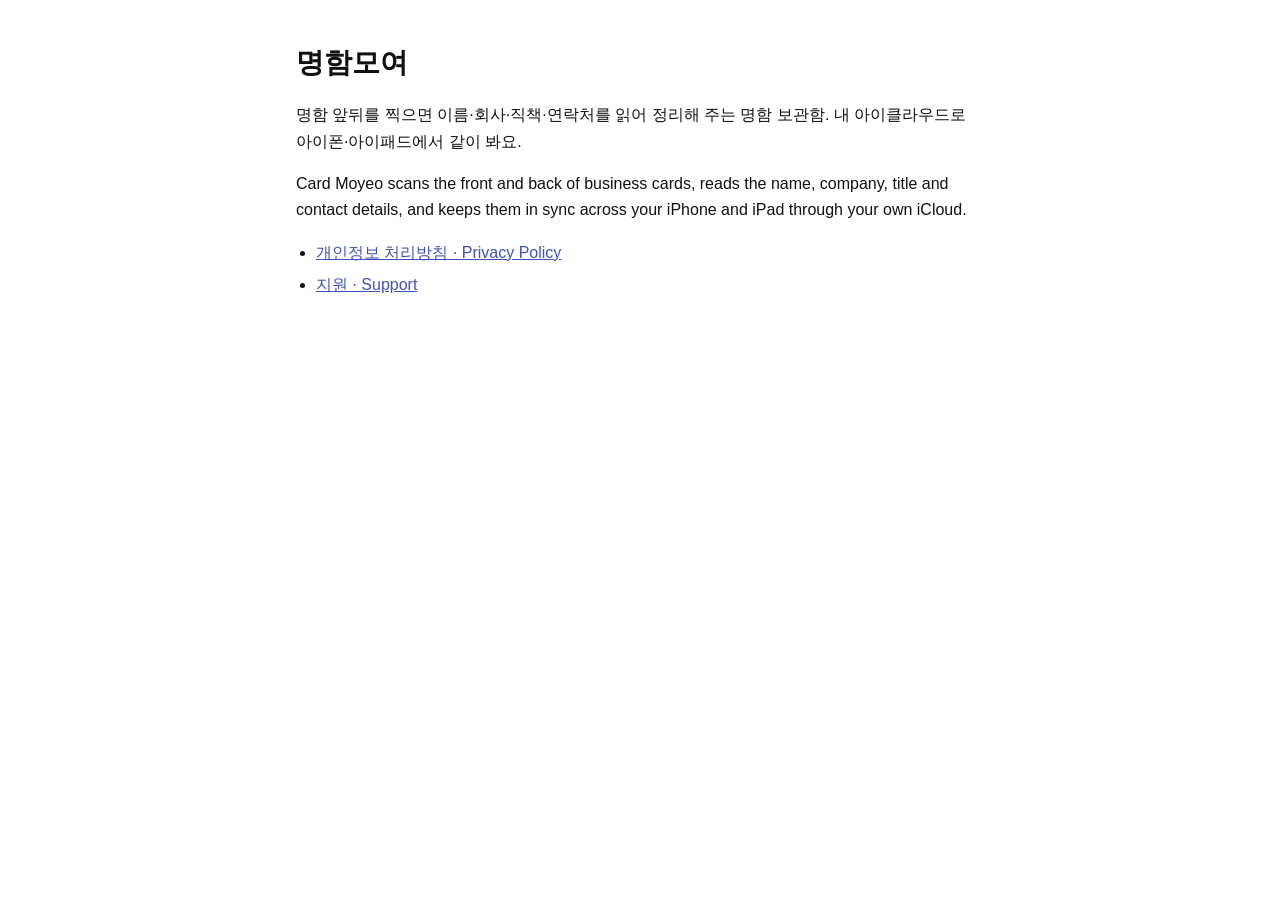
<file: index.html>
<!doctype html>
<html lang="ko">
<head><meta charset="utf-8"><meta name="viewport" content="width=device-width, initial-scale=1">
<title>명함모여 · Card Moyeo</title><link rel="stylesheet" href="style.css"></head>
<body><main>
<h1>명함모여</h1>
<p>명함 앞뒤를 찍으면 이름·회사·직책·연락처를 읽어 정리해 주는 명함 보관함. 내 아이클라우드로 아이폰·아이패드에서 같이 봐요.</p>
<p lang="en">Card Moyeo scans the front and back of business cards, reads the name, company, title and contact details, and keeps them in sync across your iPhone and iPad through your own iCloud.</p>
<ul><li><a href="privacy.html">개인정보 처리방침 · Privacy Policy</a></li><li><a href="support.html">지원 · Support</a></li></ul>
</main></body></html>
</file>
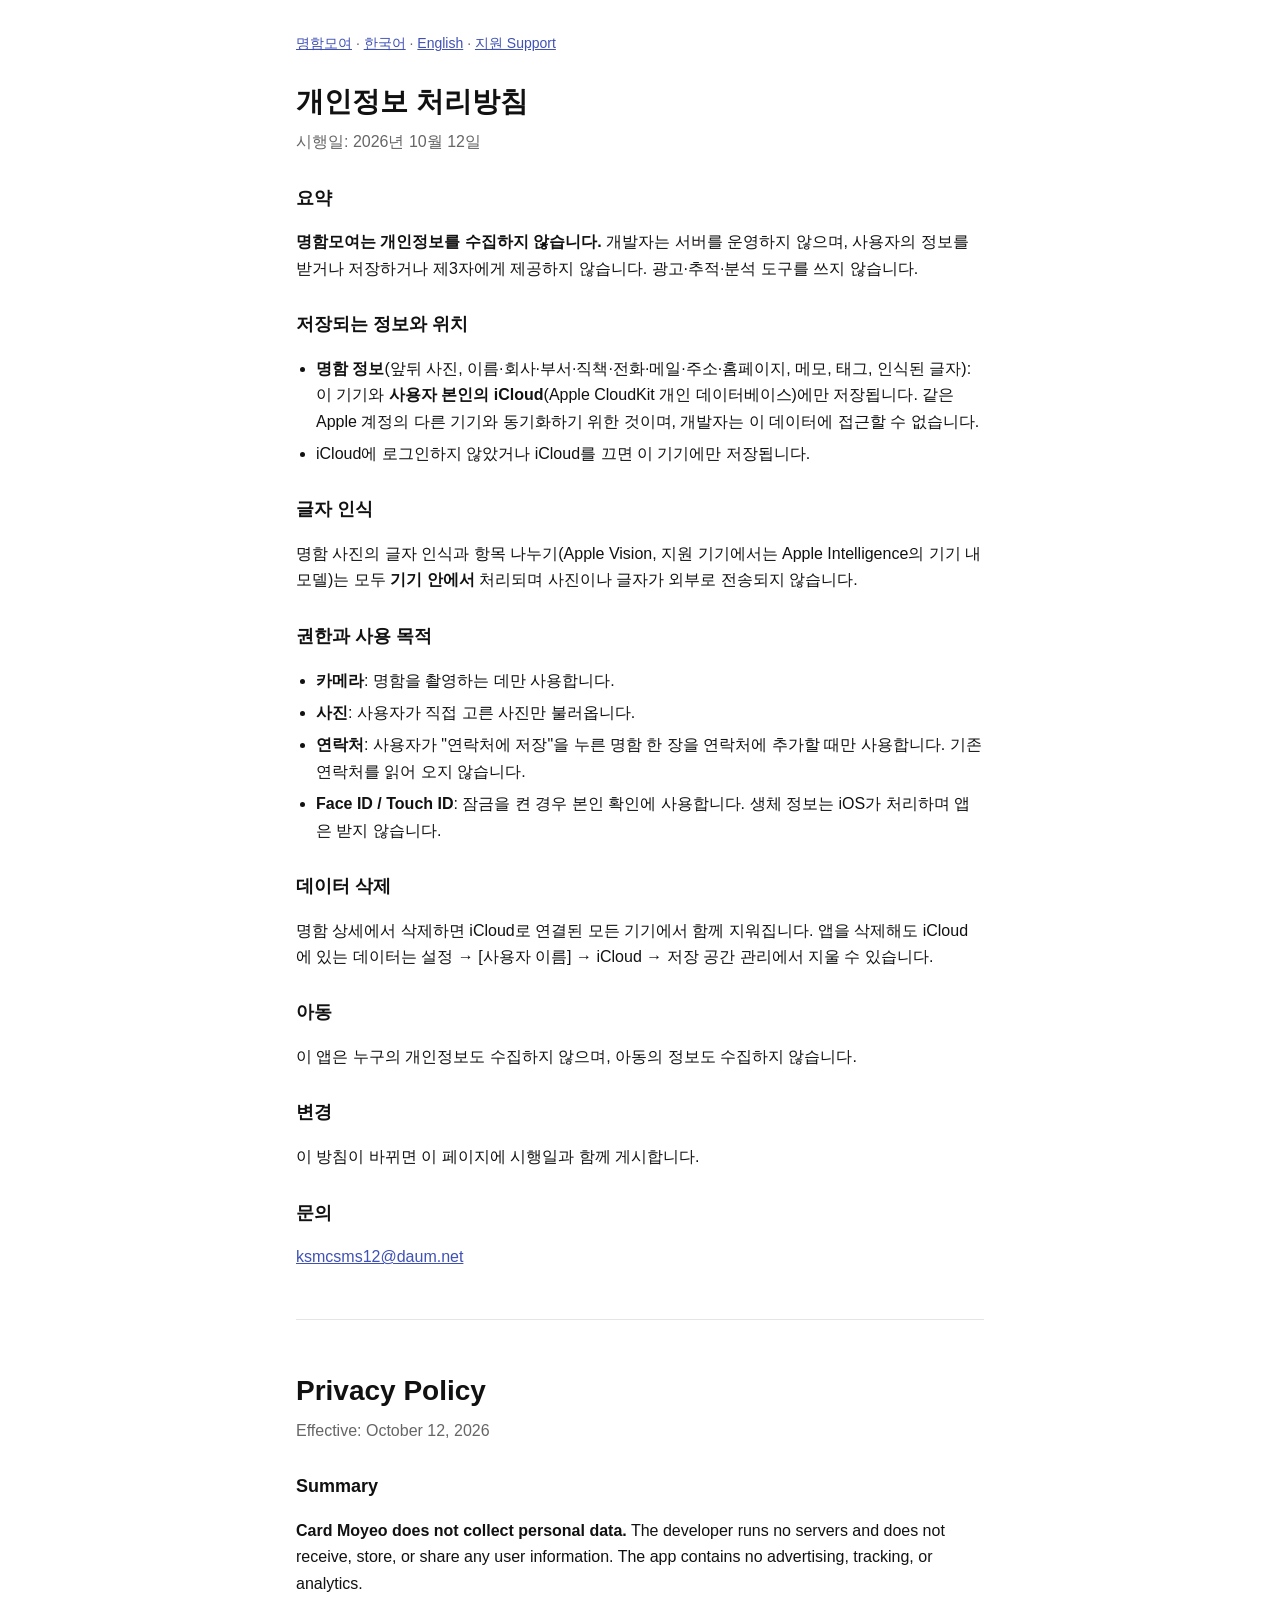
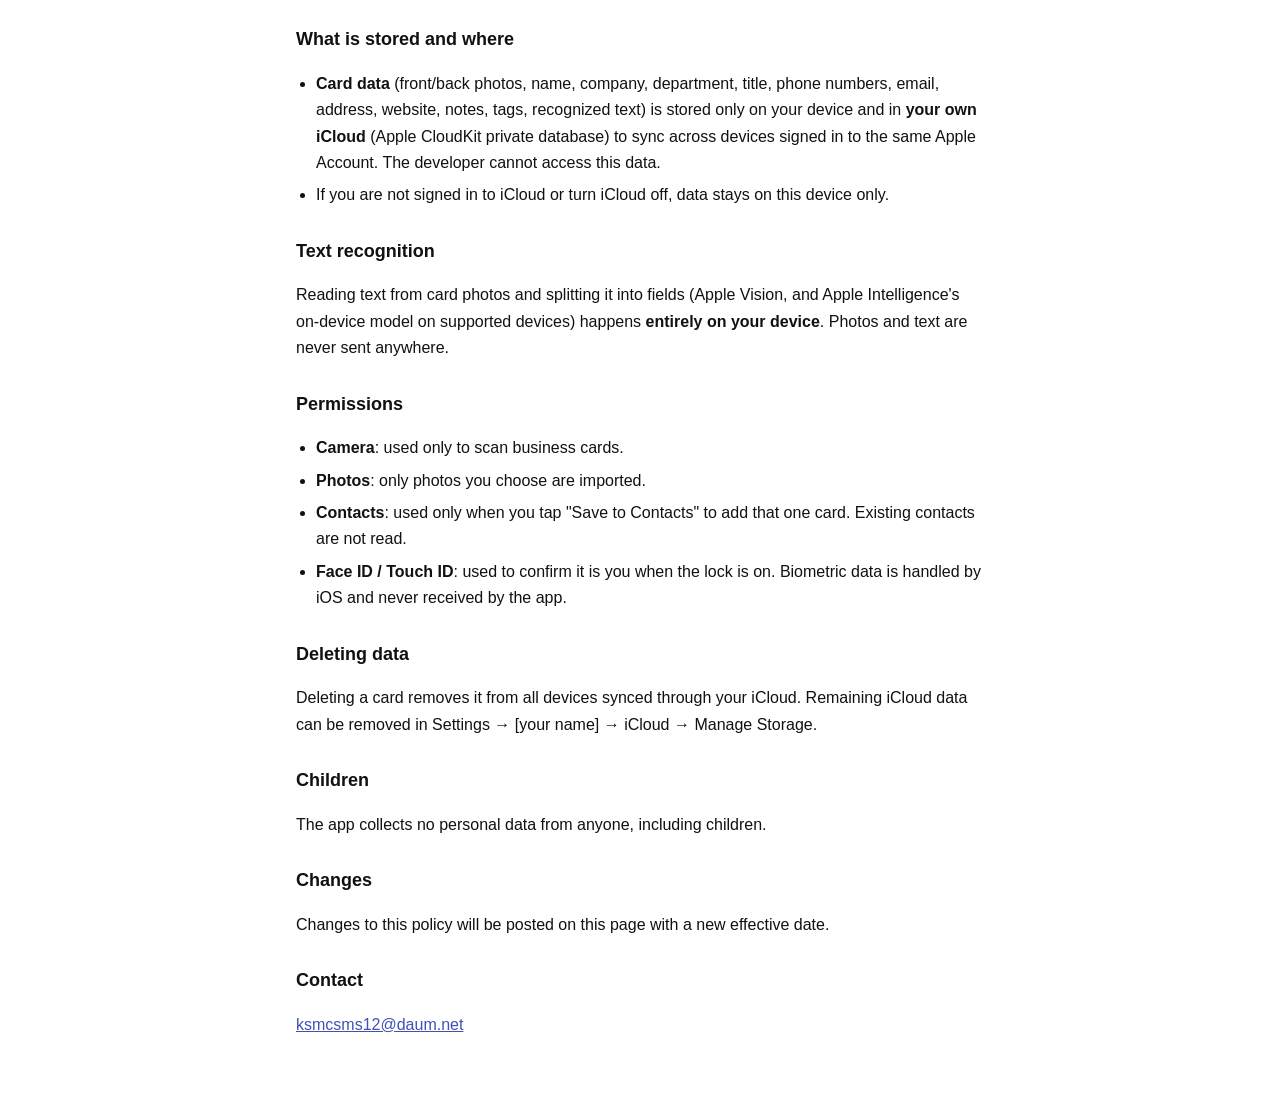
<file: privacy.html>
<!doctype html>
<html lang="ko">
<head><meta charset="utf-8"><meta name="viewport" content="width=device-width, initial-scale=1">
<title>명함모여 개인정보 처리방침 · Card Moyeo Privacy Policy</title><link rel="stylesheet" href="style.css"></head>
<body><main>
<nav><a href="./">명함모여</a> · <a href="#ko">한국어</a> · <a href="#en">English</a> · <a href="support.html">지원 Support</a></nav>

<section id="ko" lang="ko">
<h1>개인정보 처리방침</h1>
<p class="meta">시행일: 2026년 10월 12일</p>
<h2>요약</h2>
<p><strong>명함모여는 개인정보를 수집하지 않습니다.</strong> 개발자는 서버를 운영하지 않으며, 사용자의 정보를 받거나 저장하거나 제3자에게 제공하지 않습니다. 광고·추적·분석 도구를 쓰지 않습니다.</p>
<h2>저장되는 정보와 위치</h2>
<ul>
<li><strong>명함 정보</strong>(앞뒤 사진, 이름·회사·부서·직책·전화·메일·주소·홈페이지, 메모, 태그, 인식된 글자): 이 기기와 <strong>사용자 본인의 iCloud</strong>(Apple CloudKit 개인 데이터베이스)에만 저장됩니다. 같은 Apple 계정의 다른 기기와 동기화하기 위한 것이며, 개발자는 이 데이터에 접근할 수 없습니다.</li>
<li>iCloud에 로그인하지 않았거나 iCloud를 끄면 이 기기에만 저장됩니다.</li>
</ul>
<h2>글자 인식</h2>
<p>명함 사진의 글자 인식과 항목 나누기(Apple Vision, 지원 기기에서는 Apple Intelligence의 기기 내 모델)는 모두 <strong>기기 안에서</strong> 처리되며 사진이나 글자가 외부로 전송되지 않습니다.</p>
<h2>권한과 사용 목적</h2>
<ul>
<li><strong>카메라</strong>: 명함을 촬영하는 데만 사용합니다.</li>
<li><strong>사진</strong>: 사용자가 직접 고른 사진만 불러옵니다.</li>
<li><strong>연락처</strong>: 사용자가 "연락처에 저장"을 누른 명함 한 장을 연락처에 추가할 때만 사용합니다. 기존 연락처를 읽어 오지 않습니다.</li>
<li><strong>Face ID / Touch ID</strong>: 잠금을 켠 경우 본인 확인에 사용합니다. 생체 정보는 iOS가 처리하며 앱은 받지 않습니다.</li>
</ul>
<h2>데이터 삭제</h2>
<p>명함 상세에서 삭제하면 iCloud로 연결된 모든 기기에서 함께 지워집니다. 앱을 삭제해도 iCloud에 있는 데이터는 설정 → [사용자 이름] → iCloud → 저장 공간 관리에서 지울 수 있습니다.</p>
<h2>아동</h2><p>이 앱은 누구의 개인정보도 수집하지 않으며, 아동의 정보도 수집하지 않습니다.</p>
<h2>변경</h2><p>이 방침이 바뀌면 이 페이지에 시행일과 함께 게시합니다.</p>
<h2>문의</h2><p><a href="mailto:ksmcsms12@daum.net">ksmcsms12@daum.net</a></p>
</section>
<hr>
<section id="en" lang="en">
<h1>Privacy Policy</h1>
<p class="meta">Effective: October 12, 2026</p>
<h2>Summary</h2>
<p><strong>Card Moyeo does not collect personal data.</strong> The developer runs no servers and does not receive, store, or share any user information. The app contains no advertising, tracking, or analytics.</p>
<h2>What is stored and where</h2>
<ul>
<li><strong>Card data</strong> (front/back photos, name, company, department, title, phone numbers, email, address, website, notes, tags, recognized text) is stored only on your device and in <strong>your own iCloud</strong> (Apple CloudKit private database) to sync across devices signed in to the same Apple Account. The developer cannot access this data.</li>
<li>If you are not signed in to iCloud or turn iCloud off, data stays on this device only.</li>
</ul>
<h2>Text recognition</h2>
<p>Reading text from card photos and splitting it into fields (Apple Vision, and Apple Intelligence's on-device model on supported devices) happens <strong>entirely on your device</strong>. Photos and text are never sent anywhere.</p>
<h2>Permissions</h2>
<ul>
<li><strong>Camera</strong>: used only to scan business cards.</li>
<li><strong>Photos</strong>: only photos you choose are imported.</li>
<li><strong>Contacts</strong>: used only when you tap "Save to Contacts" to add that one card. Existing contacts are not read.</li>
<li><strong>Face ID / Touch ID</strong>: used to confirm it is you when the lock is on. Biometric data is handled by iOS and never received by the app.</li>
</ul>
<h2>Deleting data</h2><p>Deleting a card removes it from all devices synced through your iCloud. Remaining iCloud data can be removed in Settings → [your name] → iCloud → Manage Storage.</p>
<h2>Children</h2><p>The app collects no personal data from anyone, including children.</p>
<h2>Changes</h2><p>Changes to this policy will be posted on this page with a new effective date.</p>
<h2>Contact</h2><p><a href="mailto:ksmcsms12@daum.net">ksmcsms12@daum.net</a></p>
</section>
</main></body></html>
</file>
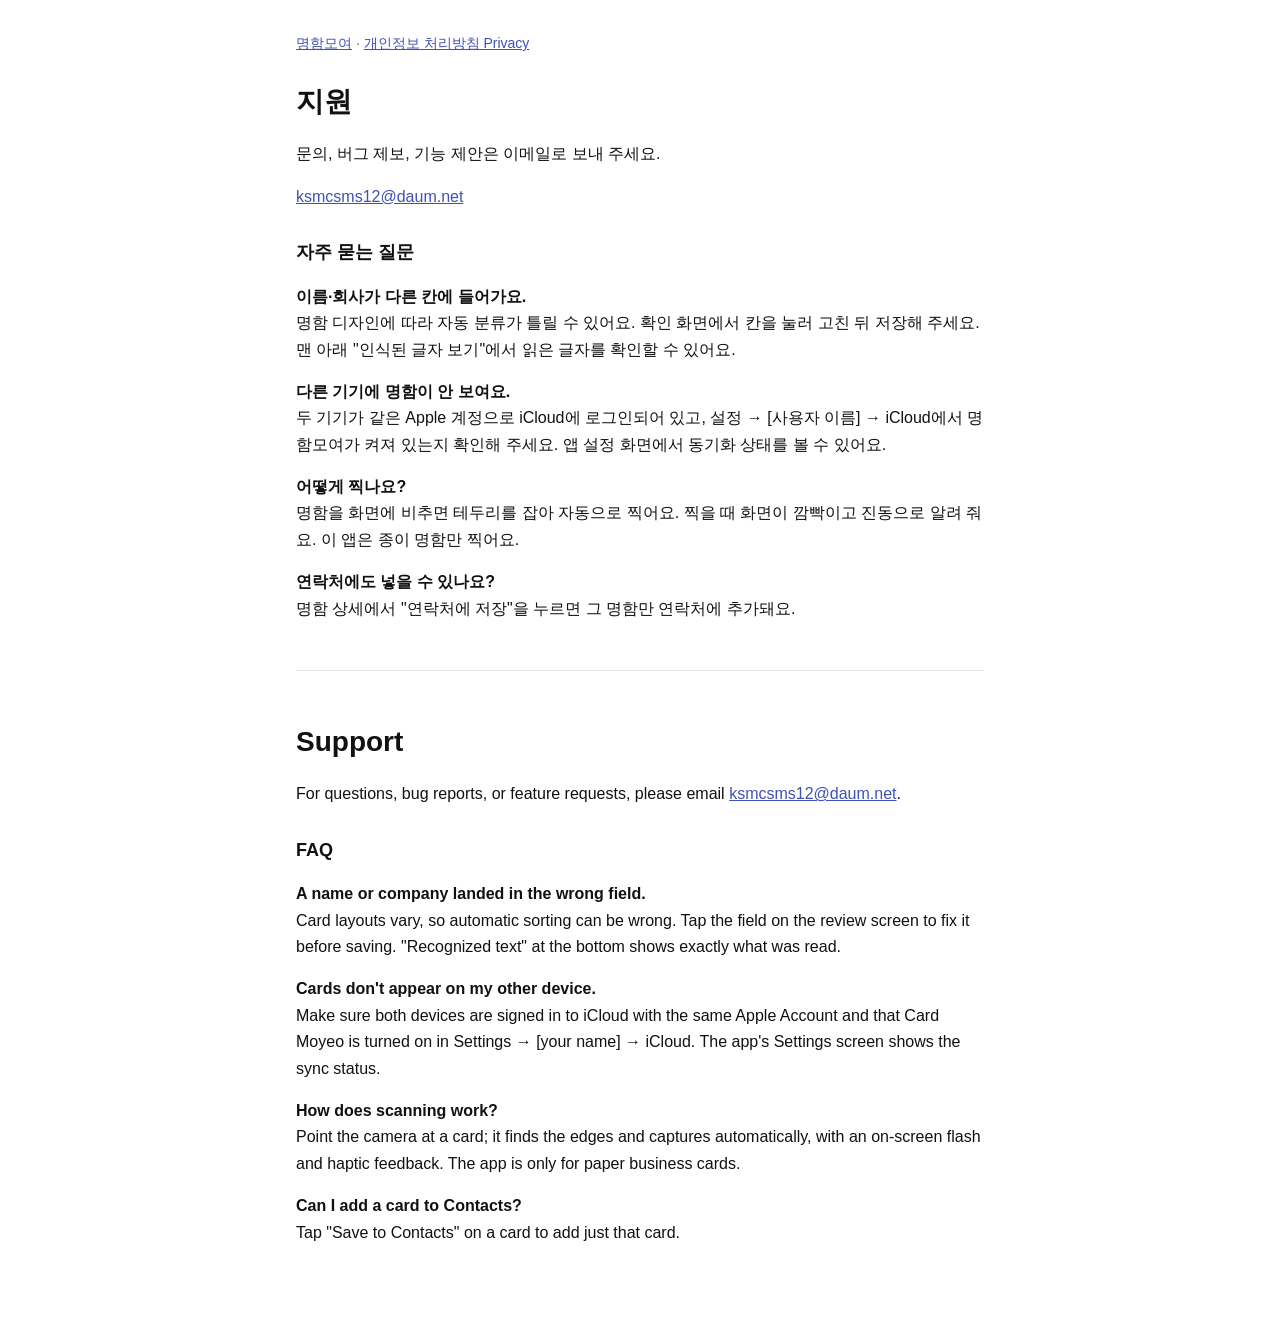
<file: support.html>
<!doctype html>
<html lang="ko">
<head><meta charset="utf-8"><meta name="viewport" content="width=device-width, initial-scale=1">
<title>명함모여 지원 · Card Moyeo Support</title><link rel="stylesheet" href="style.css"></head>
<body><main>
<nav><a href="./">명함모여</a> · <a href="privacy.html">개인정보 처리방침 Privacy</a></nav>
<section lang="ko">
<h1>지원</h1>
<p>문의, 버그 제보, 기능 제안은 이메일로 보내 주세요.</p>
<p><a href="mailto:ksmcsms12@daum.net">ksmcsms12@daum.net</a></p>
<h2>자주 묻는 질문</h2>
<p><strong>이름·회사가 다른 칸에 들어가요.</strong><br>명함 디자인에 따라 자동 분류가 틀릴 수 있어요. 확인 화면에서 칸을 눌러 고친 뒤 저장해 주세요. 맨 아래 "인식된 글자 보기"에서 읽은 글자를 확인할 수 있어요.</p>
<p><strong>다른 기기에 명함이 안 보여요.</strong><br>두 기기가 같은 Apple 계정으로 iCloud에 로그인되어 있고, 설정 → [사용자 이름] → iCloud에서 명함모여가 켜져 있는지 확인해 주세요. 앱 설정 화면에서 동기화 상태를 볼 수 있어요.</p>
<p><strong>어떻게 찍나요?</strong><br>명함을 화면에 비추면 테두리를 잡아 자동으로 찍어요. 찍을 때 화면이 깜빡이고 진동으로 알려 줘요. 이 앱은 종이 명함만 찍어요.</p>
<p><strong>연락처에도 넣을 수 있나요?</strong><br>명함 상세에서 "연락처에 저장"을 누르면 그 명함만 연락처에 추가돼요.</p>
</section>
<hr>
<section lang="en">
<h1>Support</h1>
<p>For questions, bug reports, or feature requests, please email <a href="mailto:ksmcsms12@daum.net">ksmcsms12@daum.net</a>.</p>
<h2>FAQ</h2>
<p><strong>A name or company landed in the wrong field.</strong><br>Card layouts vary, so automatic sorting can be wrong. Tap the field on the review screen to fix it before saving. "Recognized text" at the bottom shows exactly what was read.</p>
<p><strong>Cards don't appear on my other device.</strong><br>Make sure both devices are signed in to iCloud with the same Apple Account and that Card Moyeo is turned on in Settings → [your name] → iCloud. The app's Settings screen shows the sync status.</p>
<p><strong>How does scanning work?</strong><br>Point the camera at a card; it finds the edges and captures automatically, with an on-screen flash and haptic feedback. The app is only for paper business cards.</p>
<p><strong>Can I add a card to Contacts?</strong><br>Tap "Save to Contacts" on a card to add just that card.</p>
</section>
</main></body></html>
</file>
<file: style.css>
:root { --bg: #ffffff; --fg: #111111; --muted: #666666; --accent: #3f51b5; --line: #e5e5e5; }
@media (prefers-color-scheme: dark) {
  :root:not([data-theme="light"]) { --bg: #000000; --fg: #f2f2f2; --muted: #a0a0a0; --accent: #8c9eff; --line: #2a2a2a; }
}
:root[data-theme="dark"] { --bg: #000000; --fg: #f2f2f2; --muted: #a0a0a0; --accent: #8c9eff; --line: #2a2a2a; }
* { box-sizing: border-box; }
body { margin: 0; background: var(--bg); color: var(--fg);
  font: 16px/1.65 -apple-system, BlinkMacSystemFont, "Apple SD Gothic Neo", "Segoe UI", sans-serif; }
main { max-width: 720px; margin: 0 auto; padding: 32px 16px 64px; }
nav { font-size: 14px; color: var(--muted); margin-bottom: 24px; }
a { color: var(--accent); }
h1 { font-size: 28px; margin: 8px 0 4px; }
h2 { font-size: 18px; margin: 28px 0 8px; }
.meta { color: var(--muted); margin: 0 0 16px; }
ul { padding-left: 20px; }
li { margin: 6px 0; }
hr { border: 0; border-top: 1px solid var(--line); margin: 48px 0; }
</file>
